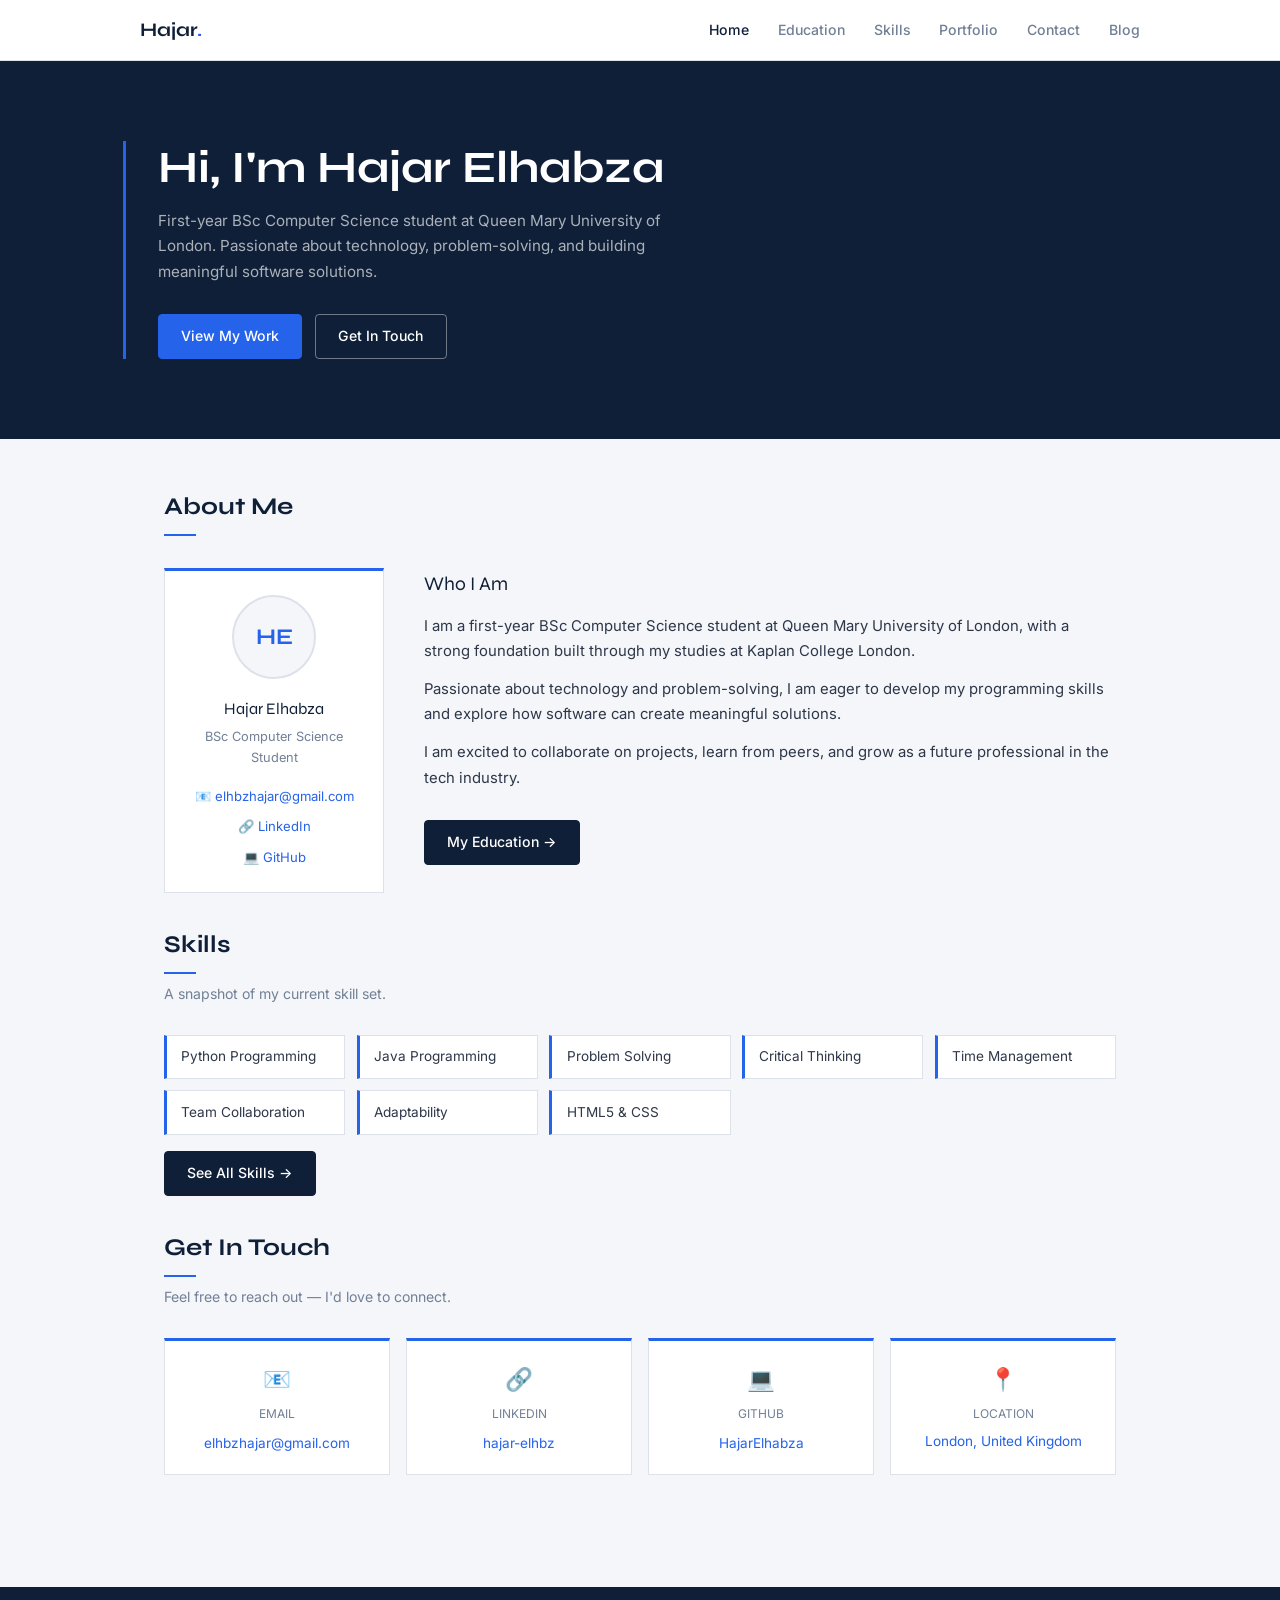
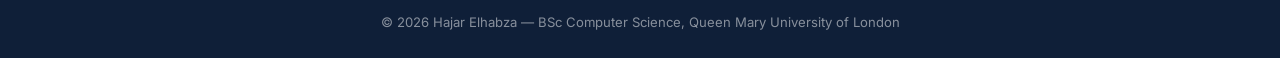
<file: index.html>
<!DOCTYPE html>
<html lang="en">
<head>
    <meta charset="UTF-8">
    <meta name="viewport" content="width=device-width, initial-scale=1.0">
    <title>Hajar Elhabza | Portfolio</title>
    <link rel="stylesheet" href="reset.css">
    <link rel="stylesheet" href="style.css">
</head>
<body>

    <!-- Header -->
    <header>
        <div class="header-inner">
            <div class="logo">Hajar<span>.</span></div>
            <nav>
                <ul>
                    <li><a href="index.html" class="active">Home</a></li>
                    <li><a href="education.html">Education</a></li>
                    <li><a href="skills.html">Skills</a></li>
                    <li><a href="portfolio.html">Portfolio</a></li>
                    <li><a href="index.html#contact">Contact</a></li>
                    <li><a href="login.html">Blog</a></li>
                </ul>
            </nav>
        </div>
    </header>

    <!-- Hero Section -->
    <section class="hero">
        <div class="hero-inner">
            <h1>Hi, I'm <span>Hajar Elhabza</span></h1>
            <p>First-year BSc Computer Science student at Queen Mary University of London. Passionate about technology, problem-solving, and building meaningful software solutions.</p>
            <div class="hero-btns">
                <a href="portfolio.html" class="btn btn-primary">View My Work</a>
                <a href="index.html#contact" class="btn btn-outline">Get In Touch</a>
            </div>
        </div>
    </section>

    <!-- Main Content -->
    <main>

        <!-- About Section -->
        <article id="about">
            <h2 class="section-title">About Me</h2>
            <div class="section-divider"></div>
            <div class="about-grid">

                <!-- Profile Card -->
                <aside>
                    <div class="about-card">
                        <figure>
                            <div class="avatar">HE</div>
                            <figcaption>
                                <h2>Hajar Elhabza</h2>
                                <p class="role">BSc Computer Science Student</p>
                            </figcaption>
                        </figure>
                        <div class="contact-links">
                            <a href="mailto:elhbzhajar@gmail.com">📧 elhbzhajar@gmail.com</a>
                            <a href="https://www.linkedin.com/in/hajar-elhbz-13106a394/" target="_blank">🔗 LinkedIn</a>
                            <a href="https://github.com/HajarElhabza" target="_blank">💻 GitHub</a>
                        </div>
                    </div>
                </aside>

                <!-- Bio -->
                <section class="about-content">
                    <h3>Who I Am</h3>
                    <p>I am a first-year BSc Computer Science student at Queen Mary University of London, with a strong foundation built through my studies at Kaplan College London.</p>
                    <p>Passionate about technology and problem-solving, I am eager to develop my programming skills and explore how software can create meaningful solutions.</p>
                    <p>I am excited to collaborate on projects, learn from peers, and grow as a future professional in the tech industry.</p>
                    <a href="education.html" class="btn btn-navy mt-1" style="display:inline-block;">My Education →</a>
                </section>

            </div>
        </article>

        <!-- Skills Preview -->
        <section id="skills" class="mt-2">
            <h2 class="section-title">Skills</h2>
            <div class="section-divider"></div>
            <p class="section-subtitle">A snapshot of my current skill set.</p>
            <div class="skills-grid">
                <div class="skill-tag">Python Programming</div>
                <div class="skill-tag">Java Programming</div>
                <div class="skill-tag">Problem Solving</div>
                <div class="skill-tag">Critical Thinking</div>
                <div class="skill-tag">Time Management</div>
                <div class="skill-tag">Team Collaboration</div>
                <div class="skill-tag">Adaptability</div>
                <div class="skill-tag">HTML5 &amp; CSS</div>
            </div>
            <div class="mt-1">
                <a href="skills.html" class="btn btn-navy" style="display:inline-block;">See All Skills →</a>
            </div>
        </section>

        <!-- Contact Section -->
        <section id="contact" class="mt-2">
            <h2 class="section-title">Get In Touch</h2>
            <div class="section-divider"></div>
            <p class="section-subtitle">Feel free to reach out — I'd love to connect.</p>
            <div class="contact-grid">
                <article class="contact-item">
                    <div class="icon">📧</div>
                    <h4>Email</h4>
                    <a href="mailto:elhbzhajar@gmail.com">elhbzhajar@gmail.com</a>
                </article>
                <article class="contact-item">
                    <div class="icon">🔗</div>
                    <h4>LinkedIn</h4>
                    <a href="https://www.linkedin.com/in/hajar-elhbz-13106a394/" target="_blank">hajar-elhbz</a>
                </article>
                <article class="contact-item">
                    <div class="icon">💻</div>
                    <h4>GitHub</h4>
                    <a href="https://github.com/HajarElhabza" target="_blank">HajarElhabza</a>
                </article>
                <article class="contact-item">
                    <div class="icon">📍</div>
                    <h4>Location</h4>
                    <p>London, United Kingdom</p>
                </article>
            </div>
        </section>

    </main>

    <!-- Footer -->
    <footer>
        <p>&copy; 2026 Hajar Elhabza &mdash; BSc Computer Science, Queen Mary University of London</p>
    </footer>

</body>
</html>
</file>
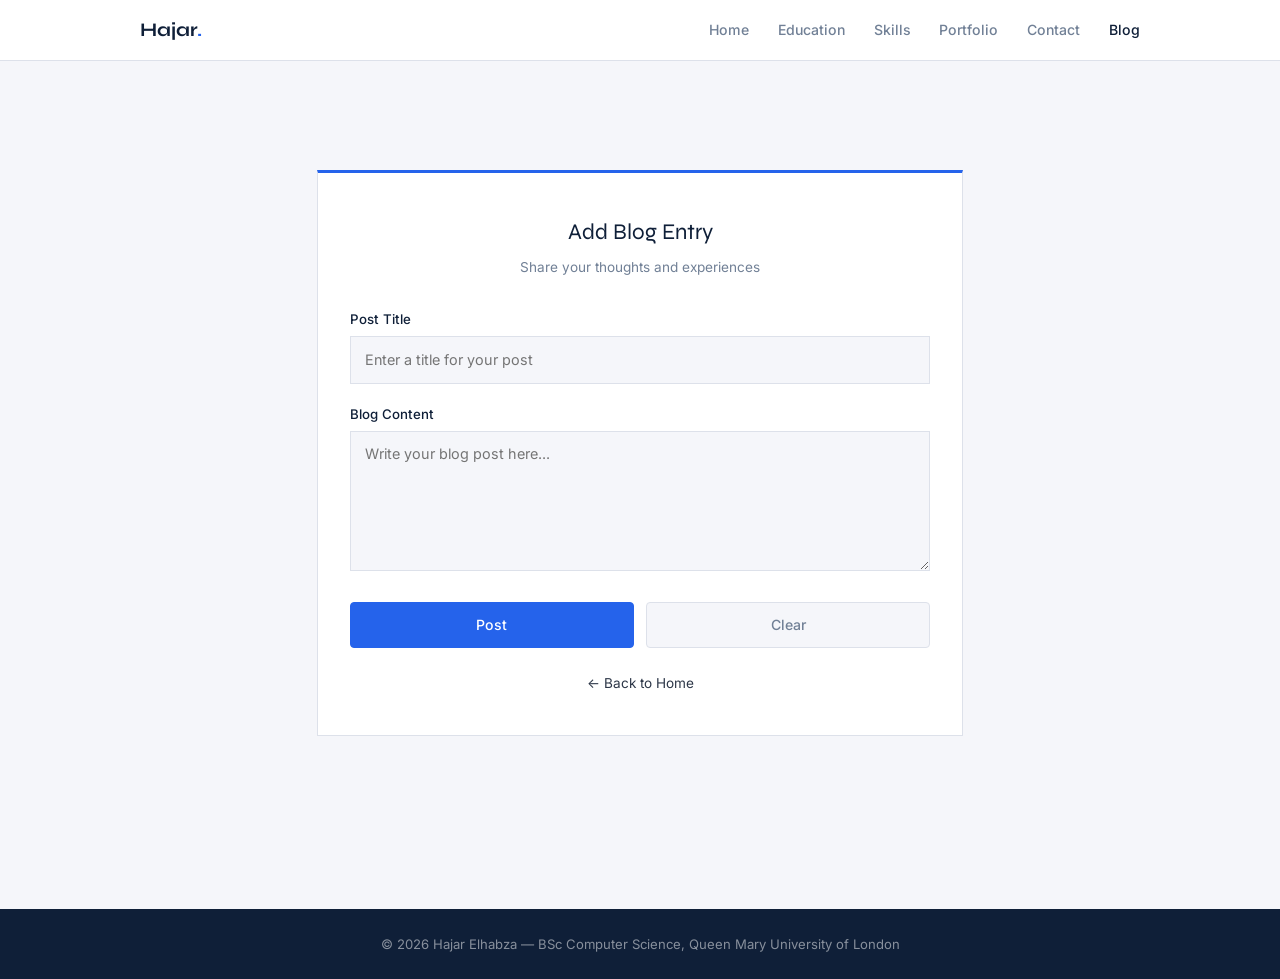
<file: addEntry.html>
<!DOCTYPE html>
<html lang="en">
<head>
    <meta charset="UTF-8">
    <meta name="viewport" content="width=device-width, initial-scale=1.0">
    <title>Add Blog Entry | Hajar Elhabza</title>
    <link rel="stylesheet" href="reset.css">
    <link rel="stylesheet" href="style.css">
</head>
<body>

    <!-- Header -->
    <header>
        <div class="header-inner">
            <div class="logo">Hajar<span>.</span></div>
            <nav>
                <ul>
                    <li><a href="index.html">Home</a></li>
                    <li><a href="education.html">Education</a></li>
                    <li><a href="skills.html">Skills</a></li>
                    <li><a href="portfolio.html">Portfolio</a></li>
                    <li><a href="index.html#contact">Contact</a></li>
                    <li><a href="login.html" class="active">Blog</a></li>
                </ul>
            </nav>
        </div>
    </header>

    <!-- Add Entry Form -->
    <div class="form-page">
        <div class="form-container" style="max-width: 580px;">
            <h2>Add Blog Entry</h2>
            <p class="form-subtitle">Share your thoughts and experiences</p>

            <form action="#" method="post" id="blogForm">

                <div class="form-group">
                    <label for="title">Post Title</label>
                    <input
                        type="text"
                        id="title"
                        name="title"
                        placeholder="Enter a title for your post"
                        required
                    >
                </div>

                <div class="form-group">
                    <label for="post">Blog Content</label>
                    <textarea
                        id="post"
                        name="post"
                        placeholder="Write your blog post here..."
                        required
                    ></textarea>
                </div>

                <div class="form-actions">
                    <button type="submit" class="btn btn-primary">Post</button>
                    <button type="button" class="btn btn-clear" id="clearBtn">Clear</button>
                </div>

            </form>

            <p style="text-align:center; margin-top:1.5rem; font-size:0.85rem; color: var(--grey-text);">
                <a href="index.html" style="color: var(--accent);">← Back to Home</a>
            </p>
        </div>
    </div>

    <!-- Footer -->
    <footer>
        <p>&copy; 2026 Hajar Elhabza &mdash; BSc Computer Science, Queen Mary University of London</p>
    </footer>

    <script>
        document.getElementById('clearBtn').addEventListener('click', function () {
            var confirmed = confirm('Are you sure you want to clear all fields? This cannot be undone.');
            if (confirmed) {
                document.getElementById('title').value = '';
                document.getElementById('post').value = '';
            }
        });
    </script>

</body>
</html>
</file>
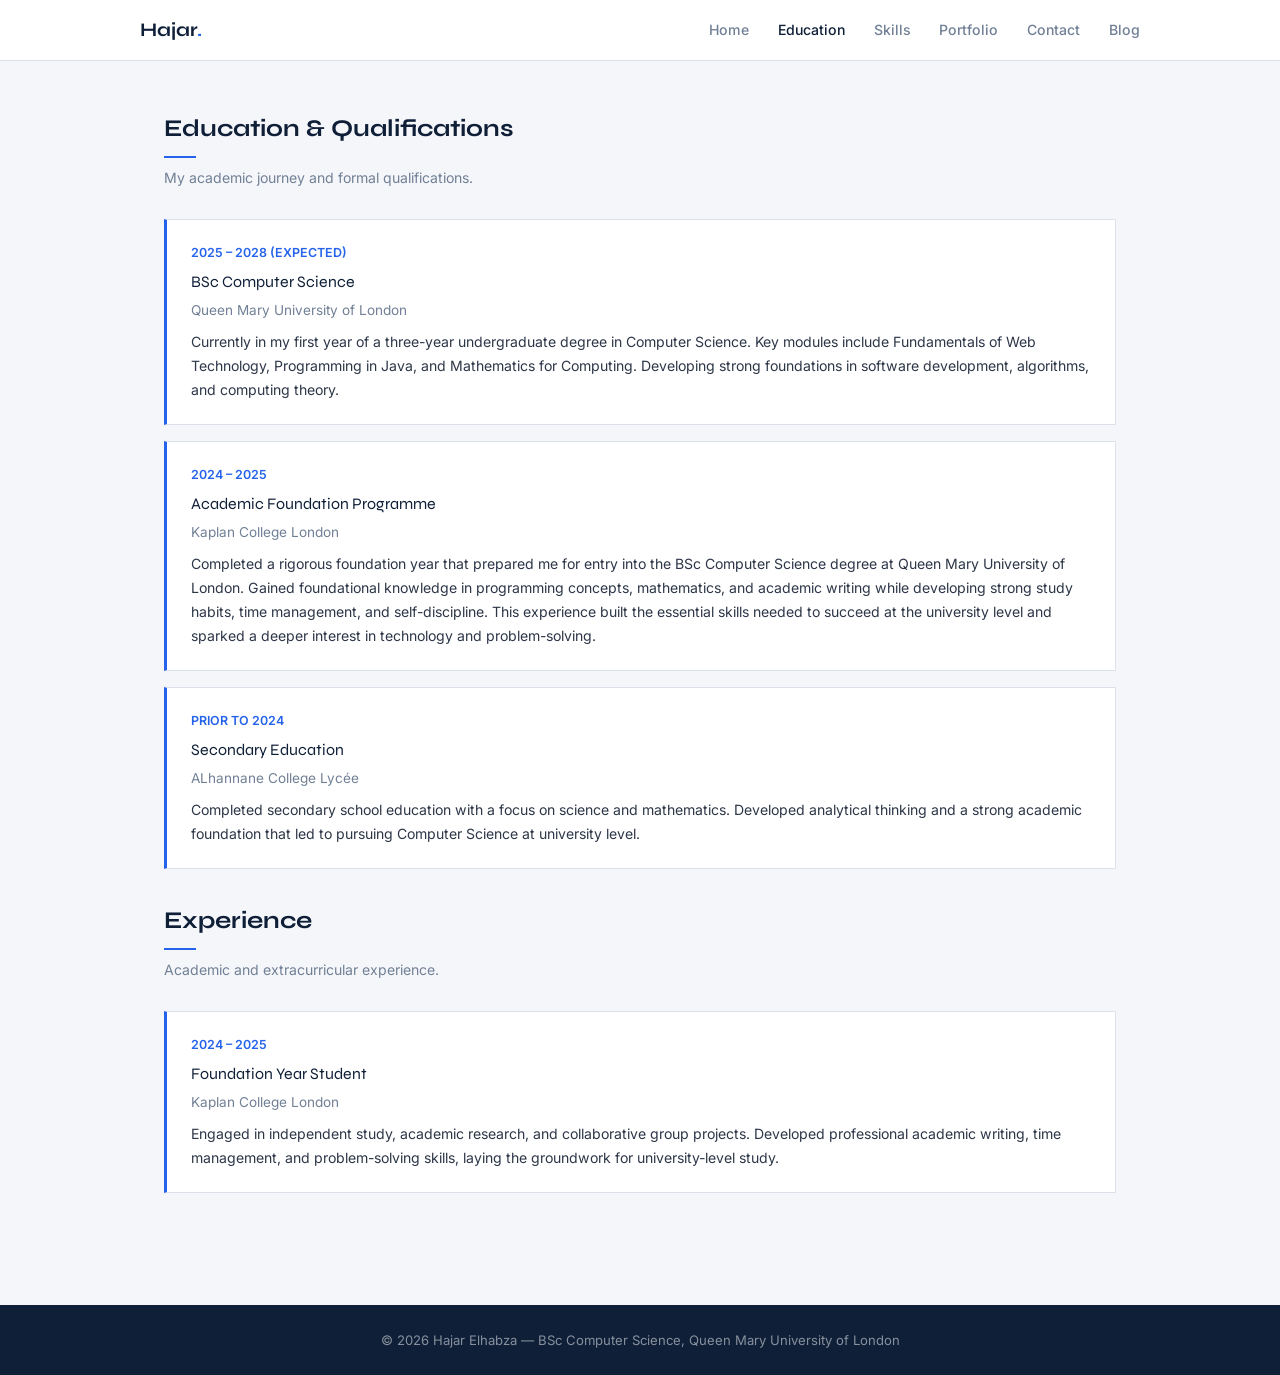
<file: education.html>
<!DOCTYPE html>
<html lang="en">
<head>
    <meta charset="UTF-8">
    <meta name="viewport" content="width=device-width, initial-scale=1.0">
    <title>Education | Hajar Elhabza</title>
    <link rel="stylesheet" href="reset.css">
    <link rel="stylesheet" href="style.css">
</head>
<body>

    <!-- Header -->
    <header>
        <div class="header-inner">
            <div class="logo">Hajar<span>.</span></div>
            <nav>
                <ul>
                    <li><a href="index.html">Home</a></li>
                    <li><a href="education.html" class="active">Education</a></li>
                    <li><a href="skills.html">Skills</a></li>
                    <li><a href="portfolio.html">Portfolio</a></li>
                    <li><a href="index.html#contact">Contact</a></li>
                    <li><a href="login.html">Blog</a></li>
                </ul>
            </nav>
        </div>
    </header>

    <!-- Main -->
    <main>

        <section>
            <h2 class="section-title">Education &amp; Qualifications</h2>
            <div class="section-divider"></div>
            <p class="section-subtitle">My academic journey and formal qualifications.</p>

            <div class="timeline">

                <!-- Current Degree -->
                <article class="timeline-item">
                    <p class="year">2025 – 2028 (Expected)</p>
                    <h3>BSc Computer Science</h3>
                    <p class="institution">Queen Mary University of London</p>
                    <p>Currently in my first year of a three-year undergraduate degree in Computer Science. Key modules include Fundamentals of Web Technology, Programming in Java, and Mathematics for Computing. Developing strong foundations in software development, algorithms, and computing theory.</p>
                </article>

                <!-- Foundation Year -->
                <article class="timeline-item">
                    <p class="year">2024 – 2025</p>
                    <h3>Academic Foundation Programme</h3>
                    <p class="institution">Kaplan College London</p>
                    <p>Completed a rigorous foundation year that prepared me for entry into the BSc Computer Science degree at Queen Mary University of London. Gained foundational knowledge in programming concepts, mathematics, and academic writing while developing strong study habits, time management, and self-discipline. This experience built the essential skills needed to succeed at the university level and sparked a deeper interest in technology and problem-solving.</p>
                </article>

                <!-- Secondary School -->
                <article class="timeline-item">
                    <p class="year">Prior to 2024</p>
                    <h3>Secondary Education</h3>
                    <p class="institution">ALhannane College Lycée</p>
                    <p>Completed secondary school education with a focus on science and mathematics. Developed analytical thinking and a strong academic foundation that led to pursuing Computer Science at university level.</p>
                </article>

            </div>
        </section>

        <!-- Experience Section -->
        <section class="mt-2">
            <h2 class="section-title">Experience</h2>
            <div class="section-divider"></div>
            <p class="section-subtitle">Academic and extracurricular experience.</p>

            <div class="timeline">
                <article class="timeline-item">
                    <p class="year">2024 – 2025</p>
                    <h3>Foundation Year Student</h3>
                    <p class="institution">Kaplan College London</p>
                    <p>Engaged in independent study, academic research, and collaborative group projects. Developed professional academic writing, time management, and problem-solving skills, laying the groundwork for university-level study.</p>
                </article>
            </div>
        </section>

    </main>

    <!-- Footer -->
    <footer>
        <p>&copy; 2026 Hajar Elhabza &mdash; BSc Computer Science, Queen Mary University of London</p>
    </footer>

</body>
</html>
</file>
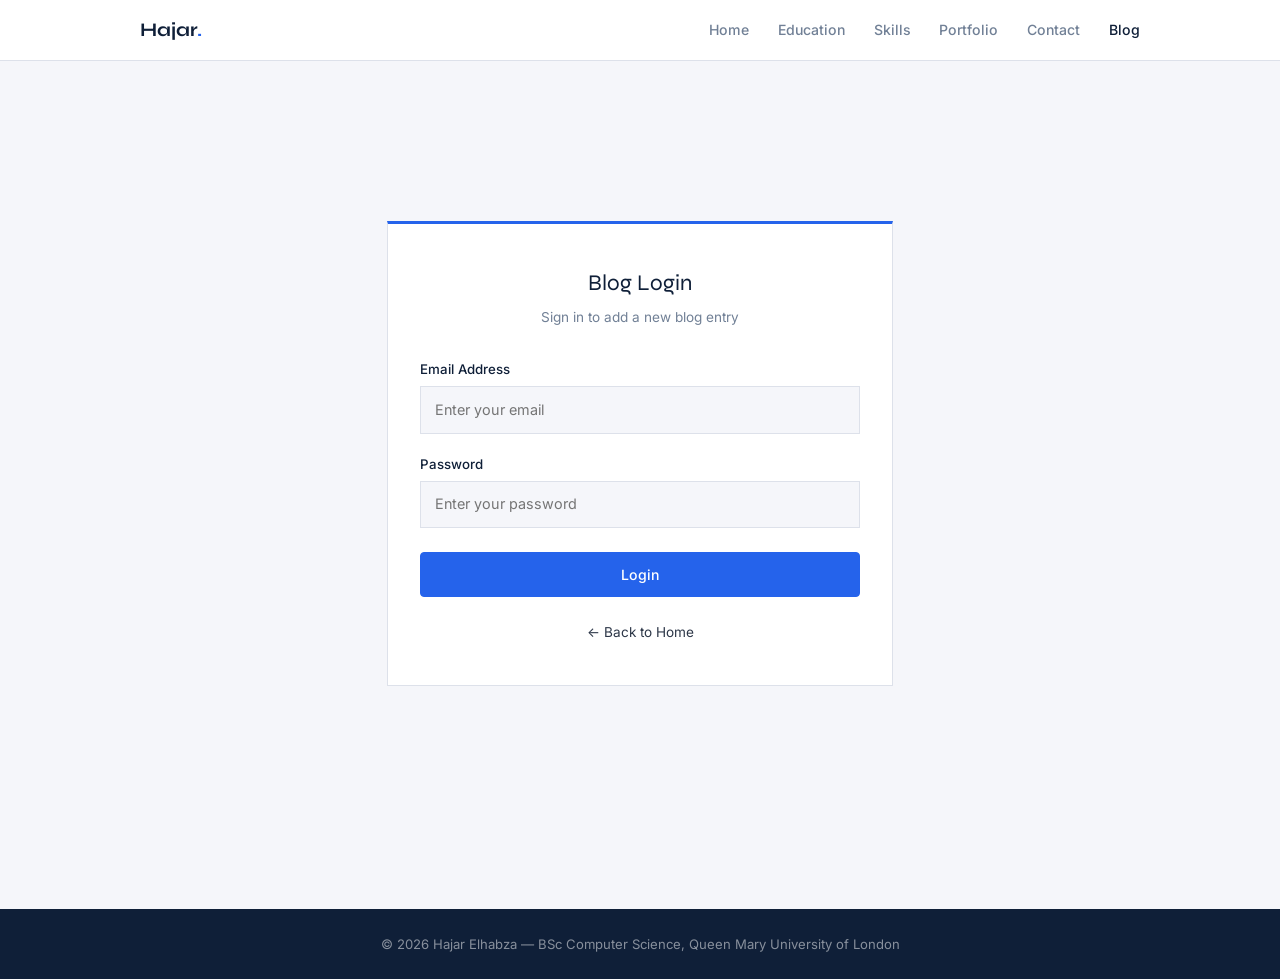
<file: login.html>
<!DOCTYPE html>
<html lang="en">
<head>
    <meta charset="UTF-8">
    <meta name="viewport" content="width=device-width, initial-scale=1.0">
    <title>Login | Hajar Elhabza</title>
    <link rel="stylesheet" href="reset.css">
    <link rel="stylesheet" href="style.css">
</head>
<body>

    <!-- Header -->
    <header>
        <div class="header-inner">
            <div class="logo">Hajar<span>.</span></div>
            <nav>
                <ul>
                    <li><a href="index.html">Home</a></li>
                    <li><a href="education.html">Education</a></li>
                    <li><a href="skills.html">Skills</a></li>
                    <li><a href="portfolio.html">Portfolio</a></li>
                    <li><a href="index.html#contact">Contact</a></li>
                    <li><a href="login.html" class="active">Blog</a></li>
                </ul>
            </nav>
        </div>
    </header>

    <!-- Login Form -->
    <div class="form-page">
        <div class="form-container">
            <h2>Blog Login</h2>
            <p class="form-subtitle">Sign in to add a new blog entry</p>

            <form action="addEntry.html" method="post">

                <div class="form-group">
                    <label for="email">Email Address</label>
                    <input
                        type="email"
                        id="email"
                        name="email"
                        placeholder="Enter your email"
                        required
                    >
                </div>

                <div class="form-group">
                    <label for="password">Password</label>
                    <input
                        type="password"
                        id="password"
                        name="password"
                        placeholder="Enter your password"
                        minlength="6"
                        required
                    >
                </div>

                <div class="form-actions">
                    <button type="submit" class="btn btn-primary">Login</button>
                </div>

            </form>

            <p style="text-align:center; margin-top:1.5rem; font-size:0.85rem; color: var(--grey-text);">
                <a href="index.html" style="color: var(--accent);">← Back to Home</a>
            </p>
        </div>
    </div>

    <!-- Footer -->
    <footer>
        <p>&copy; 2026 Hajar Elhabza &mdash; BSc Computer Science, Queen Mary University of London</p>
    </footer>

</body>
</html>
</file>
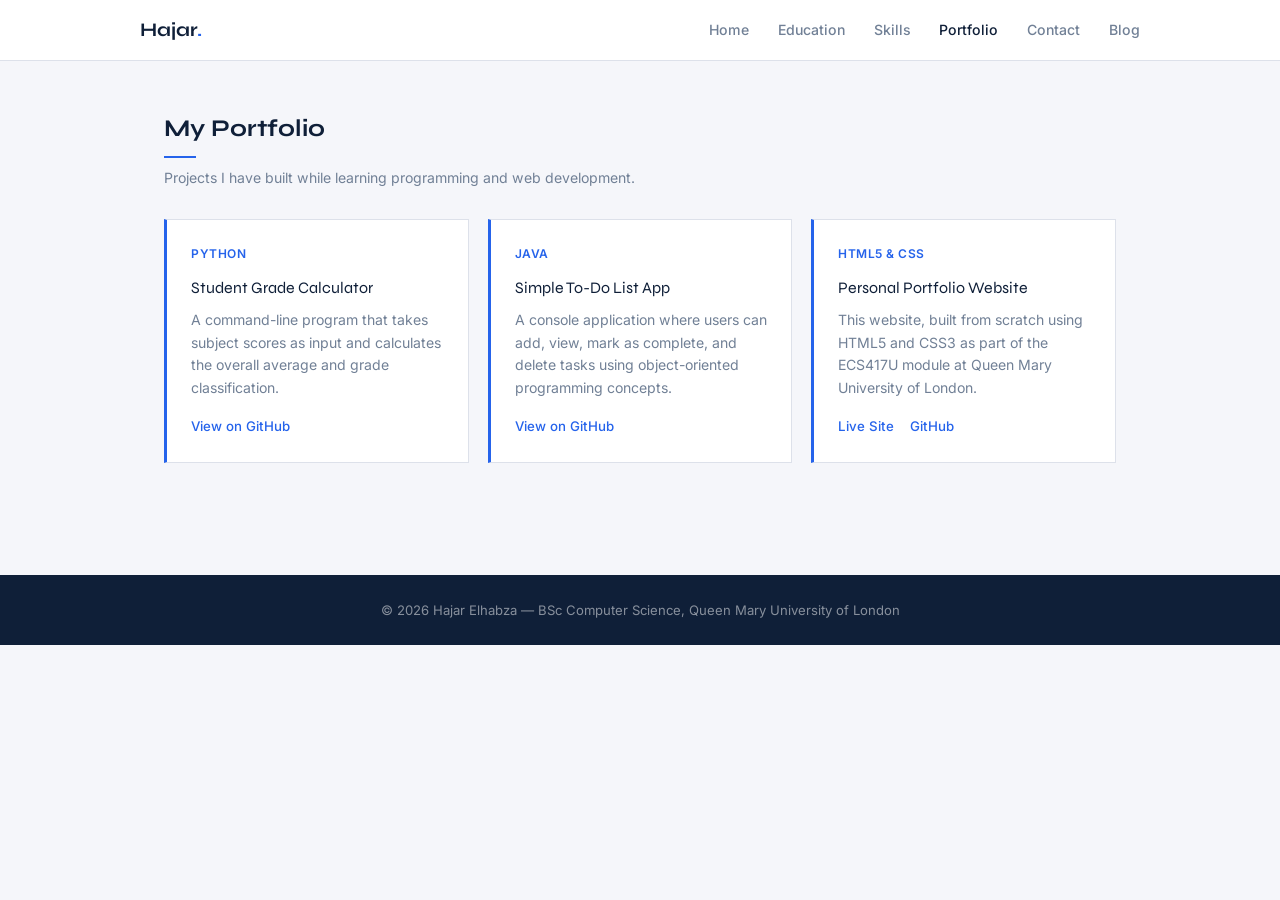
<file: portfolio.html>
<!DOCTYPE html>
<html lang="en">
<head>
    <meta charset="UTF-8">
    <meta name="viewport" content="width=device-width, initial-scale=1.0">
    <title>Portfolio | Hajar Elhabza</title>
    <link rel="stylesheet" href="reset.css">
    <link rel="stylesheet" href="style.css">
</head>
<body>

    <header>
        <div class="header-inner">
            <div class="logo">Hajar<span>.</span></div>
            <nav>
                <ul>
                    <li><a href="index.html">Home</a></li>
                    <li><a href="education.html">Education</a></li>
                    <li><a href="skills.html">Skills</a></li>
                    <li><a href="portfolio.html" class="active">Portfolio</a></li>
                    <li><a href="index.html#contact">Contact</a></li>
                    <li><a href="login.html">Blog</a></li>
                </ul>
            </nav>
        </div>
    </header>

    <main>

        <section>
            <h2 class="section-title">My Portfolio</h2>
            <div class="section-divider"></div>
            <p class="section-subtitle">Projects I have built while learning programming and web development.</p>

            <div class="cards-grid">

                <article class="card">
                    <span class="card-tag">Python</span>
                    <h3>Student Grade Calculator</h3>
                    <p>A command-line program that takes subject scores as input and calculates the overall average and grade classification.</p>
                    <div class="card-links">
                        <a href="https://github.com/HajarElhabza" target="_blank">View on GitHub</a>
                    </div>
                </article>

                <article class="card">
                    <span class="card-tag">Java</span>
                    <h3>Simple To-Do List App</h3>
                    <p>A console application where users can add, view, mark as complete, and delete tasks using object-oriented programming concepts.</p>
                    <div class="card-links">
                        <a href="https://github.com/HajarElhabza" target="_blank">View on GitHub</a>
                    </div>
                </article>

                <article class="card">
                    <span class="card-tag">HTML5 &amp; CSS</span>
                    <h3>Personal Portfolio Website</h3>
                    <p>This website, built from scratch using HTML5 and CSS3 as part of the ECS417U module at Queen Mary University of London.</p>
                    <div class="card-links">
                        <a href="index.html">Live Site</a>
                        <a href="https://github.com/HajarElhabza" target="_blank">GitHub</a>
                    </div>
                </article>

            </div>
        </section>

    </main>

    <footer>
        <p>&copy; 2026 Hajar Elhabza &mdash; BSc Computer Science, Queen Mary University of London</p>
    </footer>

</body>
</html>
</file>
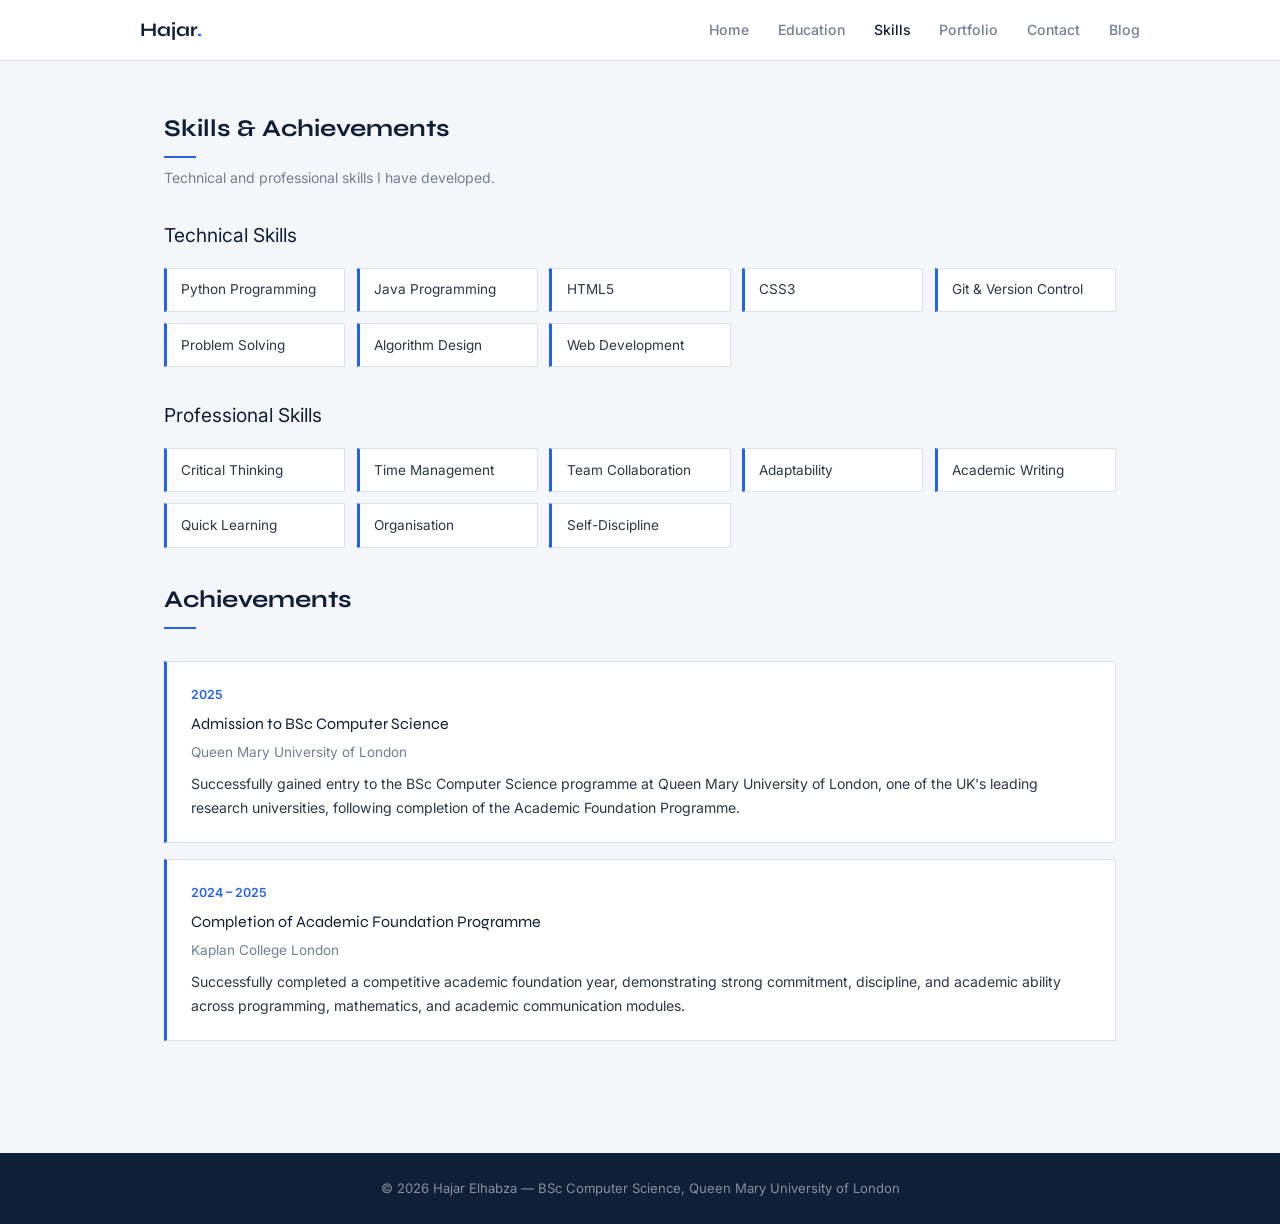
<file: skills.html>
<!DOCTYPE html>
<html lang="en">
<head>
    <meta charset="UTF-8">
    <meta name="viewport" content="width=device-width, initial-scale=1.0">
    <title>Skills | Hajar Elhabza</title>
    <link rel="stylesheet" href="reset.css">
    <link rel="stylesheet" href="style.css">
</head>
<body>

    <!-- Header -->
    <header>
        <div class="header-inner">
            <div class="logo">Hajar<span>.</span></div>
            <nav>
                <ul>
                    <li><a href="index.html">Home</a></li>
                    <li><a href="education.html">Education</a></li>
                    <li><a href="skills.html" class="active">Skills</a></li>
                    <li><a href="portfolio.html">Portfolio</a></li>
                    <li><a href="index.html#contact">Contact</a></li>
                    <li><a href="login.html">Blog</a></li>
                </ul>
            </nav>
        </div>
    </header>

    <!-- Main -->
    <main>

        <!-- Technical Skills -->
        <section>
            <h2 class="section-title">Skills &amp; Achievements</h2>
            <div class="section-divider"></div>
            <p class="section-subtitle">Technical and professional skills I have developed.</p>

            <h3 style="font-family: var(--font-heading); color: var(--navy); margin-bottom: 1rem; font-size: 1.2rem;">Technical Skills</h3>
            <div class="skills-grid">
                <div class="skill-tag">Python Programming</div>
                <div class="skill-tag">Java Programming</div>
                <div class="skill-tag">HTML5</div>
                <div class="skill-tag">CSS3</div>
                <div class="skill-tag">Git &amp; Version Control</div>
                <div class="skill-tag">Problem Solving</div>
                <div class="skill-tag">Algorithm Design</div>
                <div class="skill-tag">Web Development</div>
            </div>
        </section>

        <!-- Professional Skills -->
        <section class="mt-2">
            <h3 style="font-family: var(--font-heading); color: var(--navy); margin-bottom: 1rem; font-size: 1.2rem;">Professional Skills</h3>
            <div class="skills-grid">
                <div class="skill-tag">Critical Thinking</div>
                <div class="skill-tag">Time Management</div>
                <div class="skill-tag">Team Collaboration</div>
                <div class="skill-tag">Adaptability</div>
                <div class="skill-tag">Academic Writing</div>
                <div class="skill-tag">Quick Learning</div>
                <div class="skill-tag">Organisation</div>
                <div class="skill-tag">Self-Discipline</div>
            </div>
        </section>

        <!-- Achievements -->
        <section class="mt-2">
            <h2 class="section-title">Achievements</h2>
            <div class="section-divider"></div>
            <div class="timeline">
                <article class="timeline-item">
                    <p class="year">2025</p>
                    <h3>Admission to BSc Computer Science</h3>
                    <p class="institution">Queen Mary University of London</p>
                    <p>Successfully gained entry to the BSc Computer Science programme at Queen Mary University of London, one of the UK's leading research universities, following completion of the Academic Foundation Programme.</p>
                </article>
                <article class="timeline-item">
                    <p class="year">2024 – 2025</p>
                    <h3>Completion of Academic Foundation Programme</h3>
                    <p class="institution">Kaplan College London</p>
                    <p>Successfully completed a competitive academic foundation year, demonstrating strong commitment, discipline, and academic ability across programming, mathematics, and academic communication modules.</p>
                </article>
            </div>
        </section>

    </main>

    <!-- Footer -->
    <footer>
        <p>&copy; 2026 Hajar Elhabza &mdash; BSc Computer Science, Queen Mary University of London</p>
    </footer>

</body>
</html>
</file>
<file: style.css>
/* style.css */

/* Google Fonts */
@import url('https://fonts.googleapis.com/css2?family=Syne:wght@400;600;700&family=Inter:wght@300;400;500&display=swap');

/* Variables */
:root {
    --navy: #0f1f38;
    --blue: #2563eb;
    --bg: #f5f6fa;
    --white: #ffffff;
    --border: #dde1ea;
    --text: #2d3748;
    --muted: #718096;
    --font-head: 'Syne', sans-serif;
    --font-body: 'Inter', sans-serif;
}

/* Base */
body {
    font-family: var(--font-body);
    background: var(--bg);
    color: var(--text);
    font-size: 15px;
    line-height: 1.7;
}

/* Header */
header {
    background: var(--white);
    border-bottom: 1px solid var(--border);
    position: sticky;
    top: 0;
    z-index: 99;
}

.header-inner {
    max-width: 1000px;
    margin: 0 auto;
    padding: 0 1.5rem;
    height: 60px;
    display: flex;
    align-items: center;
    justify-content: space-between;
}

.logo {
    font-family: var(--font-head);
    font-size: 1.2rem;
    font-weight: 700;
    color: var(--navy);
}

.logo span { color: var(--blue); }

nav ul {
    display: flex;
    gap: 1.8rem;
}

nav ul li a {
    font-size: 0.88rem;
    color: var(--muted);
    font-weight: 500;
    transition: color 0.2s;
}

nav ul li a:hover,
nav ul li a.active {
    color: var(--navy);
}

/* Hero */
.hero {
    background: var(--navy);
    color: var(--white);
    padding: 5rem 1.5rem;
}

.hero-inner {
    max-width: 1000px;
    margin: 0 auto;
    border-left: 3px solid var(--blue);
    padding-left: 2rem;
}

.hero h1 {
    font-family: var(--font-head);
    font-size: clamp(1.8rem, 4vw, 2.8rem);
    font-weight: 700;
    margin-bottom: 0.8rem;
    line-height: 1.2;
}

.hero p {
    color: rgba(255,255,255,0.65);
    max-width: 520px;
    margin-bottom: 1.8rem;
    font-size: 0.95rem;
}

.hero-btns {
    display: flex;
    gap: 0.8rem;
    flex-wrap: wrap;
}

/* Buttons */
.btn {
    display: inline-block;
    padding: 0.6rem 1.4rem;
    font-size: 0.88rem;
    font-weight: 500;
    border-radius: 4px;
    cursor: pointer;
    transition: all 0.2s;
}

.btn-primary {
    background: var(--blue);
    color: var(--white);
    border: 1px solid var(--blue);
}

.btn-primary:hover { background: #1d4ed8; }

.btn-outline {
    background: transparent;
    color: var(--white);
    border: 1px solid rgba(255,255,255,0.4);
}

.btn-outline:hover { border-color: var(--white); }

.btn-navy {
    background: var(--navy);
    color: var(--white);
    border: 1px solid var(--navy);
}

/* Main wrapper */
main {
    max-width: 1000px;
    margin: 0 auto;
    padding: 3rem 1.5rem;
}

/* Section headings */
.section-title {
    font-family: var(--font-head);
    font-size: 1.5rem;
    color: var(--navy);
    font-weight: 700;
    margin-bottom: 0.3rem;
}

.section-divider {
    width: 32px;
    height: 2px;
    background: var(--blue);
    margin: 0.4rem 0 2rem;
}

.section-subtitle {
    font-size: 0.88rem;
    color: var(--muted);
    margin-bottom: 1.8rem;
    margin-top: -1.5rem;
}

/* About grid */
.about-grid {
    display: grid;
    grid-template-columns: 220px 1fr;
    gap: 2.5rem;
    align-items: start;
}

.about-card {
    background: var(--white);
    border: 1px solid var(--border);
    border-top: 3px solid var(--blue);
    padding: 1.5rem;
    text-align: center;
}

.about-card .avatar {
    width: 80px;
    height: 80px;
    border-radius: 50%;
    background: var(--bg);
    border: 2px solid var(--border);
    margin: 0 auto 1rem;
    display: flex;
    align-items: center;
    justify-content: center;
    font-family: var(--font-head);
    font-size: 1.4rem;
    font-weight: 700;
    color: var(--blue);
}

.about-card h2 {
    font-family: var(--font-head);
    font-size: 1rem;
    color: var(--navy);
    margin-bottom: 0.2rem;
}

.about-card .role {
    font-size: 0.8rem;
    color: var(--muted);
    margin-bottom: 1rem;
}

.contact-links {
    display: flex;
    flex-direction: column;
    gap: 0.5rem;
}

.contact-links a {
    font-size: 0.82rem;
    color: var(--blue);
}

.about-content h3 {
    font-family: var(--font-head);
    font-size: 1.2rem;
    color: var(--navy);
    margin-bottom: 0.8rem;
}

.about-content p {
    color: var(--text);
    margin-bottom: 0.8rem;
    font-size: 0.93rem;
}

/* Skills */
.skills-grid {
    display: grid;
    grid-template-columns: repeat(auto-fill, minmax(160px, 1fr));
    gap: 0.7rem;
}

.skill-tag {
    background: var(--white);
    border: 1px solid var(--border);
    border-left: 3px solid var(--blue);
    padding: 0.6rem 0.9rem;
    font-size: 0.85rem;
    color: var(--text);
}

/* Cards */
.cards-grid {
    display: grid;
    grid-template-columns: repeat(auto-fill, minmax(280px, 1fr));
    gap: 1.2rem;
}

.card {
    background: var(--white);
    border: 1px solid var(--border);
    border-left: 3px solid var(--blue);
    padding: 1.5rem;
    transition: border-color 0.2s;
}

.card:hover { border-left-color: var(--navy); }

.card-tag {
    font-size: 0.75rem;
    font-weight: 600;
    color: var(--blue);
    text-transform: uppercase;
    letter-spacing: 0.5px;
    margin-bottom: 0.6rem;
    display: block;
}

.card h3 {
    font-family: var(--font-head);
    font-size: 1rem;
    color: var(--navy);
    margin-bottom: 0.5rem;
}

.card p {
    font-size: 0.88rem;
    color: var(--muted);
    line-height: 1.6;
}

.card-links {
    margin-top: 1rem;
    display: flex;
    gap: 1rem;
}

.card-links a {
    font-size: 0.83rem;
    color: var(--blue);
    font-weight: 500;
}

/* Timeline */
.timeline {
    display: flex;
    flex-direction: column;
    gap: 1rem;
}

.timeline-item {
    background: var(--white);
    border: 1px solid var(--border);
    border-left: 3px solid var(--blue);
    padding: 1.4rem 1.5rem;
}

.timeline-item .year {
    font-size: 0.78rem;
    color: var(--blue);
    font-weight: 600;
    text-transform: uppercase;
    margin-bottom: 0.3rem;
}

.timeline-item h3 {
    font-family: var(--font-head);
    font-size: 1rem;
    color: var(--navy);
    margin-bottom: 0.2rem;
}

.timeline-item .institution {
    font-size: 0.85rem;
    color: var(--muted);
    margin-bottom: 0.5rem;
}

.timeline-item p {
    font-size: 0.88rem;
    color: var(--text);
}

/* Contact grid */
.contact-grid {
    display: grid;
    grid-template-columns: repeat(auto-fill, minmax(200px, 1fr));
    gap: 1rem;
}

.contact-item {
    background: var(--white);
    border: 1px solid var(--border);
    border-top: 3px solid var(--blue);
    padding: 1.2rem;
    text-align: center;
}

.contact-item .icon { font-size: 1.4rem; margin-bottom: 0.4rem; }
.contact-item h4 { font-size: 0.75rem; color: var(--muted); text-transform: uppercase; margin-bottom: 0.3rem; }
.contact-item a, .contact-item p { font-size: 0.85rem; color: var(--blue); word-break: break-all; }

/* Forms */
.form-page {
    min-height: 80vh;
    display: flex;
    align-items: center;
    justify-content: center;
    padding: 2rem 1rem;
}

.form-container {
    background: var(--white);
    border: 1px solid var(--border);
    border-top: 3px solid var(--blue);
    padding: 2.5rem 2rem;
    width: 100%;
    max-width: 440px;
}

.form-container h2 {
    font-family: var(--font-head);
    font-size: 1.4rem;
    color: var(--navy);
    margin-bottom: 0.3rem;
    text-align: center;
}

.form-subtitle {
    font-size: 0.85rem;
    color: var(--muted);
    text-align: center;
    margin-bottom: 1.8rem;
}

.form-group { margin-bottom: 1.2rem; }

.form-group label {
    display: block;
    font-size: 0.83rem;
    font-weight: 500;
    color: var(--navy);
    margin-bottom: 0.35rem;
}

.form-group input,
.form-group textarea {
    width: 100%;
    padding: 0.65rem 0.9rem;
    border: 1px solid var(--border);
    font-family: var(--font-body);
    font-size: 0.9rem;
    color: var(--text);
    background: var(--bg);
    transition: border-color 0.2s;
}

.form-group input:focus,
.form-group textarea:focus {
    border-color: var(--blue);
    background: var(--white);
    outline: none;
}

.form-group textarea { resize: vertical; min-height: 140px; }

.form-actions { display: flex; gap: 0.8rem; margin-top: 1.5rem; }
.form-actions .btn { flex: 1; text-align: center; }

.btn-clear {
    background: var(--bg);
    color: var(--muted);
    border: 1px solid var(--border);
}

/* Footer */
footer {
    background: var(--navy);
    color: rgba(255,255,255,0.5);
    text-align: center;
    padding: 1.5rem;
    font-size: 0.82rem;
    margin-top: 4rem;
}

/* Utilities */
.mt-1 { margin-top: 1rem; }
.mt-2 { margin-top: 2rem; }
</file>
